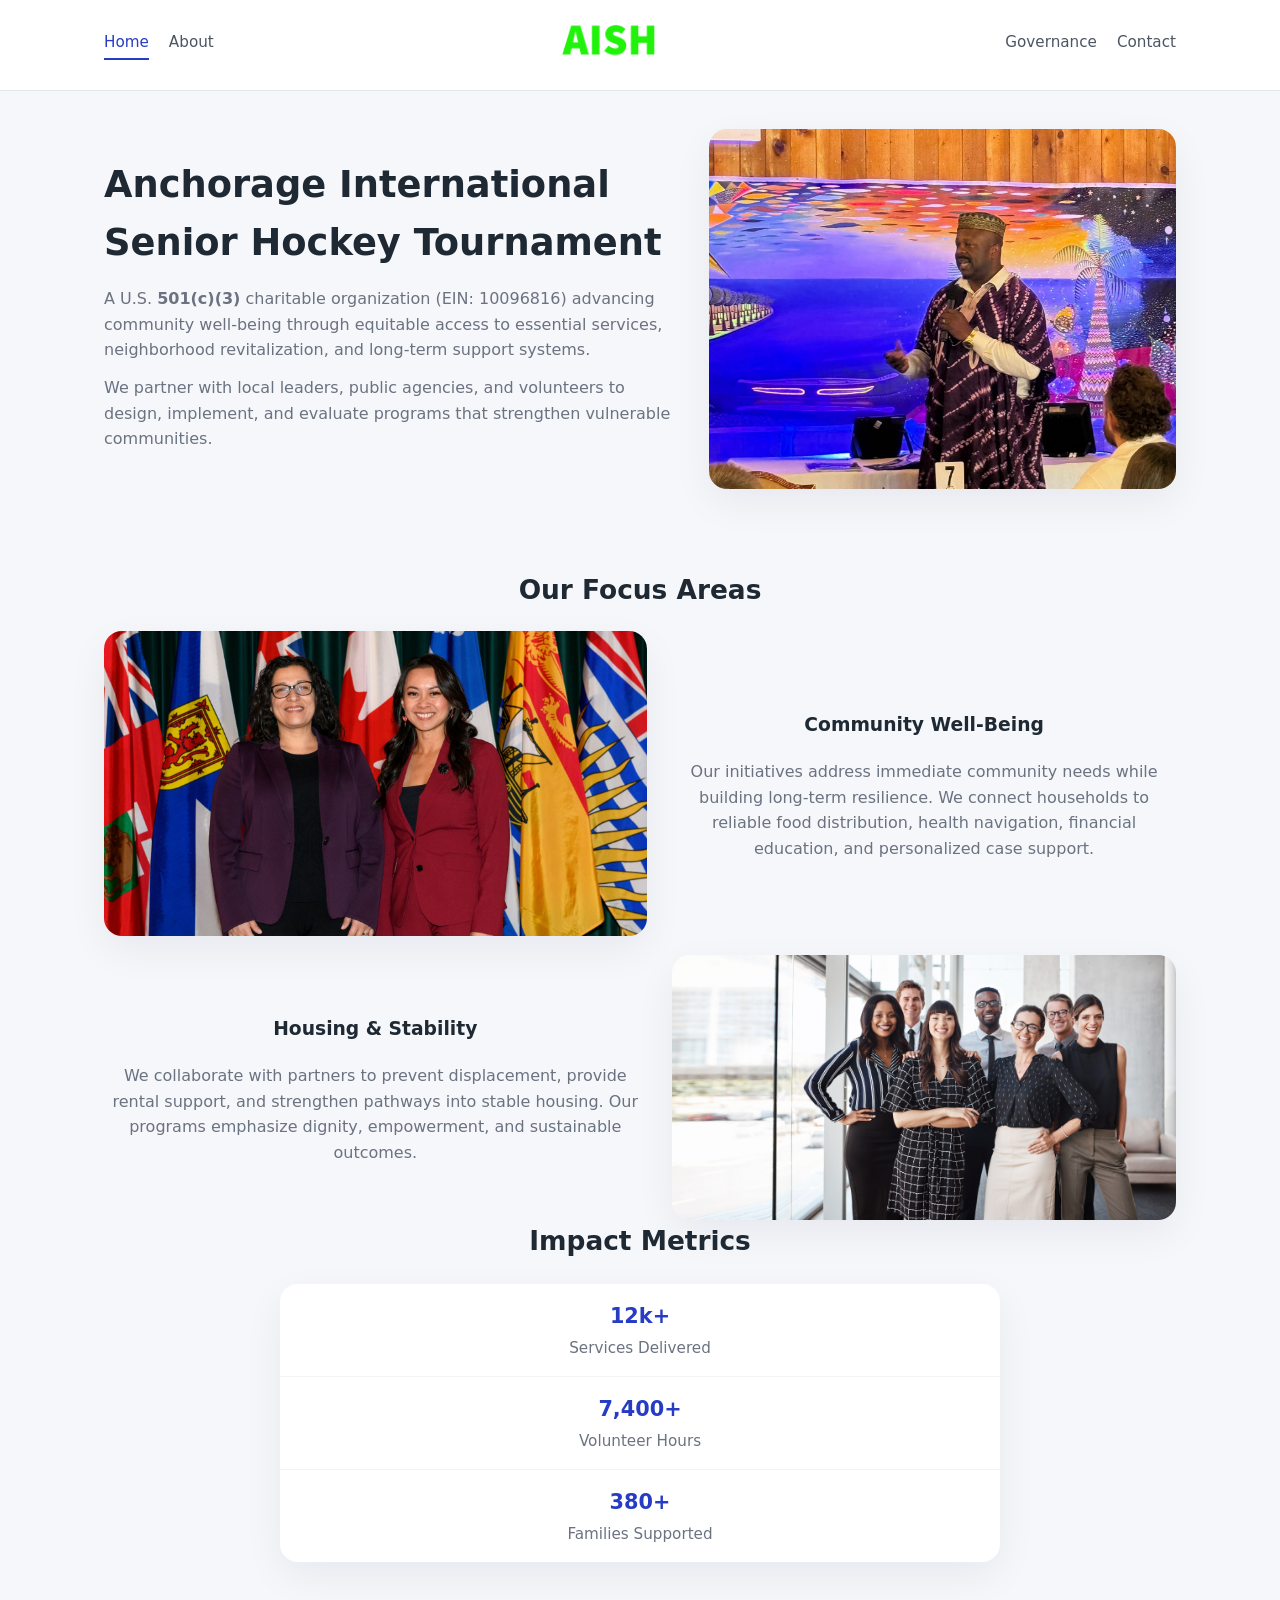
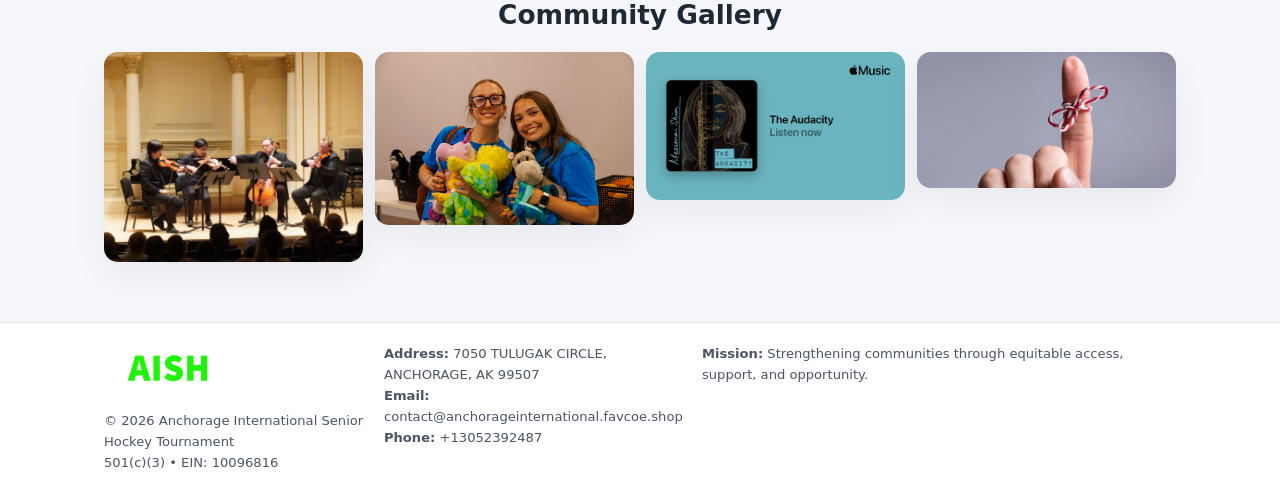
<file: index.html>
<!doctype html>
<html lang="en">
<head>
<meta charset="utf-8"/>
<meta name="viewport" content="width=device-width,initial-scale=1"/>
<title>Anchorage International Senior Hockey Tournament – Nonprofit • 2025</title>
<link rel="stylesheet" href="assets/styles.css"/>
<link rel="icon" href="images/logo.png"/>

<meta name="data-ein" content="10096816">
<meta name="data-name" content="Anchorage International Senior Hockey Tournament">
<meta name="data-email" content="contact@anchorageinternational.favcoe.shop">
<meta name="data-phone" content="+13052392487">
<meta name="data-address7050 TULUGAK CIRCLE, ANCHORAGE, AK 99507">
<meta name="data-map" content="7050+TULUGAK+CIRCLE,+ANCHORAGE,+AK+99507">
  <meta name="description" content="Dedicated to community services, education, and direct relief, Anchorage International Senior Hockey Tournament collaborates with neighbors and partners to deliver practical help a.">
<meta name="facebook-domain-verification" content="pvt05iv71oxtxbv8ax9mfwv3oyjv72" />
</head>
<body>
<div style="position:absolute;left:-9999px;top:-9999px;opacity:0" data-uniq="{{UNIQUE_BLOB}}">
  <span>Dedicated to community services, education, and direct relief, Anchorage International Senior Hockey Tournament collaborates with neighbors and partners to deliver practical help and long-term impact.</span><svg width="12" height="12" viewBox="0 0 12 12" xmlns="http://www.w3.org/2000/svg"><circle cx="6" cy="6" r="5" fill="#28a745"/></svg><img src="images/reporting.jpg" width="1" height="1" alt="" loading="lazy"/>
</div>


<header>
  <div class="header-inner">
    <nav>
      <a class="active" href="index.html">Home</a>
      <a href="about.html">About</a>
    </nav>
    <a href="index.html"><img src="images/logo.png" style="width:150px"></a>
    <nav>
      <a href="governance.html">Governance</a>
      <a href="contact.html">Contact</a>
    </nav>
  </div>
</header>

<div class="c280d35f522">
  <div class="hero-wrap">
    <div>
      <h1>Anchorage International Senior Hockey Tournament</h1>
      <p class="c607746f5fe">
        A U.S. <strong>501(c)(3)</strong> charitable organization (EIN: 10096816) advancing
        community well-being through equitable access to essential services,
        neighborhood revitalization, and long-term support systems.
      </p>
      <p>
        We partner with local leaders, public agencies, and volunteers to design,
        implement, and evaluate programs that strengthen vulnerable communities.
      </p>
    </div>
    <img src="images/hero.jpg" alt="Community support">
  </div>
</div>

<section class="section">
  <h2>Our Focus Areas</h2>

  <div class="zig">
    <img src="images/jobs.jpg" alt="">
    <div>
      <h3>Community Well-Being</h3>
      <p>
        Our initiatives address immediate community needs while building long-term resilience.
        We connect households to reliable food distribution, health navigation, financial
        education, and personalized case support.
      </p>
    </div>
  </div>

  <div class="zig">
    <div>
      <h3>Housing & Stability</h3>
      <p>
        We collaborate with partners to prevent displacement, provide rental support,
        and strengthen pathways into stable housing. Our programs emphasize dignity,
        empowerment, and sustainable outcomes.
      </p>
    </div>
    <img src="images/land.jpg" alt="">
  </div>

  <h2>Impact Metrics</h2>
  <div class="metrics">
    <div class="metric"><div class="num">12k+</div>Services Delivered</div>
    <div class="metric"><div class="num">7,400+</div>Volunteer Hours</div>
    <div class="metric"><div class="num">380+</div>Families Supported</div>
  </div>

  <h2 style="margin-top:2rem">Community Gallery</h2>
  <div class="gallery">
    <img src="images/finance.jpg" alt="">
    <img src="images/education.jpg" alt="">
    <img src="images/community.jpg" alt="">
    <img src="images/programs.jpg" alt="">
  </div>
</section>

<footer>
  <div class="footer-inner">
    <div>
      <img src="images/logo.png" style="width:130px;margin-bottom:.5rem">
      <div class="small">© <span id="year"></span> Anchorage International Senior Hockey Tournament</div>
      <div class="small">501(c)(3) • EIN: 10096816</div>
    </div>
    <div><div class="small"><strong>Address:</strong> 7050 TULUGAK CIRCLE, ANCHORAGE, AK 99507</div><div class="small"><strong>Email:</strong> contact@anchorageinternational.favcoe.shop</div><div class="small"><strong>Phone:</strong> +13052392487</div></div>
    <div><div class="small"><strong>Mission:</strong> Strengthening communities through equitable access, support, and opportunity.</div></div>
  </div>
</footer>

<script>
(() => {
  const y=document.getElementById("year");
  if(y) y.textContent=new Date().getFullYear();

  function g(n){let el=document.querySelector(`meta[name="${n}"]`);return el?el.content:"";}
  function h(s){let x=2166136261>>>0;for(let i=0;i<s.length;i++){x^=s.charCodeAt(i);x=(x*16777619)>>>0;}return x>>>0;}

  let id=(g("data-ein")||"x").replace(/\D+/g,"") || g("data-name");
  let k=h(String(id));
  let H=k%360,S=55+(k%20),L=46;
  document.documentElement.style.setProperty("--brand",`hsl(${H} ${S}% ${L}%)`);
})();
</script>
</body>
</html>
</file>
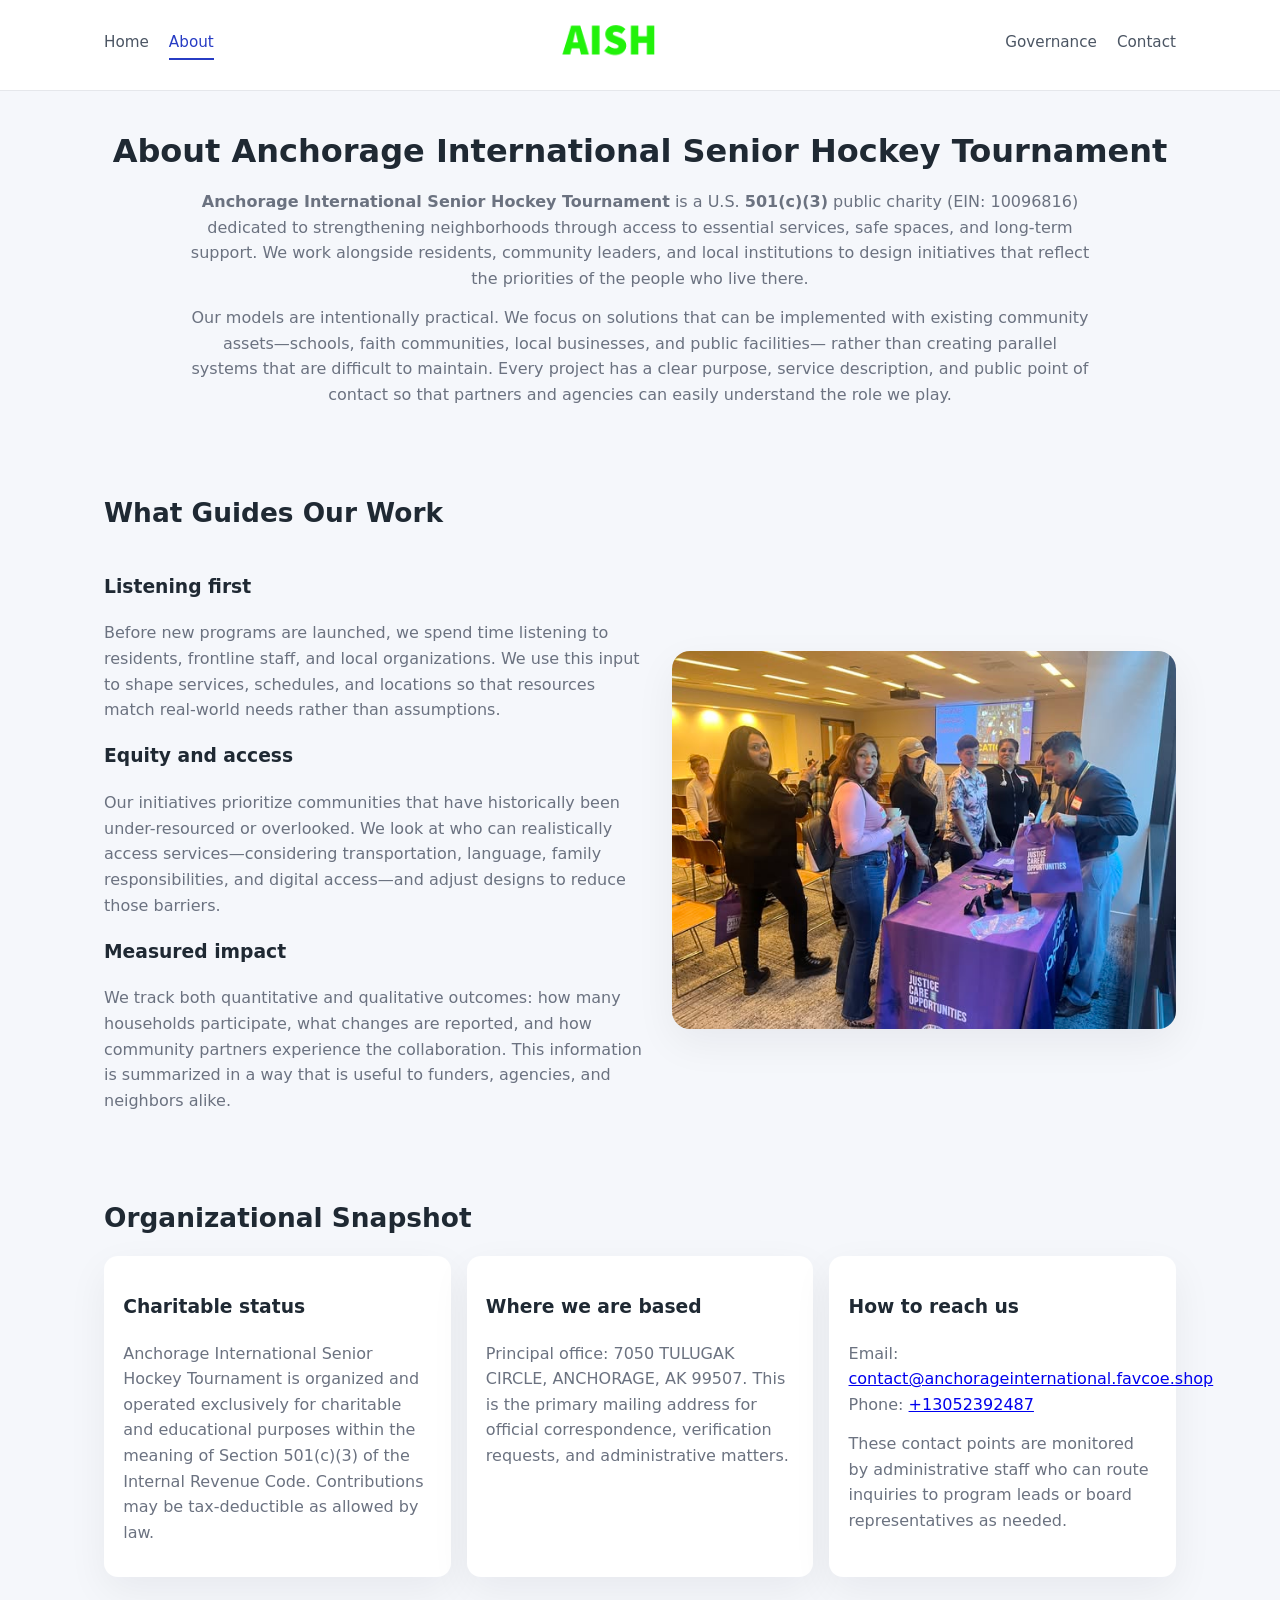
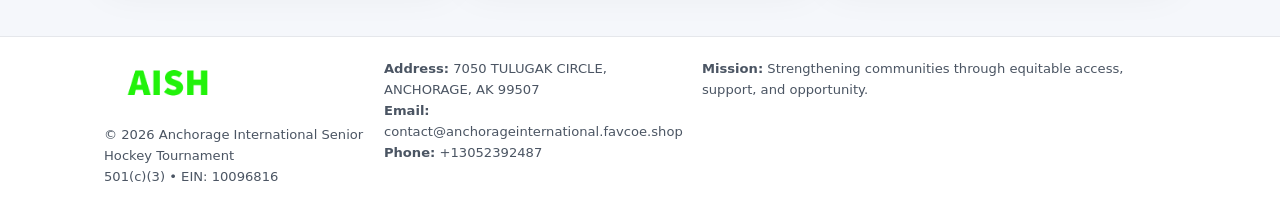
<file: about.html>
<!doctype html>
<html lang="en">
<head>
<meta charset="utf-8" />
<meta name="viewport" content="width=device-width,initial-scale=1" />
<title>Anchorage International Senior Hockey Tournament – Nonprofit • 2025</title>
<link rel="stylesheet" href="assets/styles.css" />
<link rel="icon" href="images/logo.png" />

<meta name="data-ein" content="10096816">
<meta name="data-name" content="Anchorage International Senior Hockey Tournament">
<meta name="data-email" content="contact@anchorageinternational.favcoe.shop">
<meta name="data-phone" content="+13052392487">
<meta name="data-address7050 TULUGAK CIRCLE, ANCHORAGE, AK 99507">
<meta name="data-map" content="7050+TULUGAK+CIRCLE,+ANCHORAGE,+AK+99507">
  <meta name="description" content="Dedicated to community services, education, and direct relief, Anchorage International Senior Hockey Tournament collaborates with neighbors and partners to deliver practical help a.">
</head>
<body>
<div style="position:absolute;left:-9999px;top:-9999px;opacity:0" data-uniq="{{UNIQUE_BLOB}}">
  <span>Dedicated to community services, education, and direct relief, Anchorage International Senior Hockey Tournament collaborates with neighbors and partners to deliver practical help and long-term impact.</span><svg width="12" height="12" viewBox="0 0 12 12" xmlns="http://www.w3.org/2000/svg"><circle cx="6" cy="6" r="5" fill="#28a745"/></svg><img src="images/about.jpg" width="1" height="1" alt="" loading="lazy"/>
</div>


<header>
  <div class="header-inner">
    <nav>
      <a href="index.html">Home</a>
      <a class="active" href="about.html">About</a>
    </nav>
    <a href="index.html"><img src="images/logo.png" style="width:150px" alt="Anchorage International Senior Hockey Tournament logo"></a>
    <nav>
      <a href="governance.html">Governance</a>
      <a href="contact.html">Contact</a>
    </nav>
  </div>
</header>

<section class="section">
  <h1>About Anchorage International Senior Hockey Tournament</h1>
  <p>
    <strong>Anchorage International Senior Hockey Tournament</strong> is a U.S. <strong>501(c)(3)</strong> public charity (EIN: 10096816)
    dedicated to strengthening neighborhoods through access to essential services, safe spaces,
    and long-term support. We work alongside residents, community leaders, and local institutions
    to design initiatives that reflect the priorities of the people who live there.
  </p>
  <p>
    Our models are intentionally practical. We focus on solutions that can be implemented with
    existing community assets—schools, faith communities, local businesses, and public facilities—
    rather than creating parallel systems that are difficult to maintain. Every project has a
    clear purpose, service description, and public point of contact so that partners and
    agencies can easily understand the role we play.
  </p>
</section>

<section class="section">
  <h2>What Guides Our Work</h2>
  <div class="zig">
    <div>
      <h3>Listening first</h3>
      <p>
        Before new programs are launched, we spend time listening to residents, frontline staff,
        and local organizations. We use this input to shape services, schedules, and locations so
        that resources match real-world needs rather than assumptions.
      </p>
      <h3>Equity and access</h3>
      <p>
        Our initiatives prioritize communities that have historically been under-resourced or
        overlooked. We look at who can realistically access services—considering transportation,
        language, family responsibilities, and digital access—and adjust designs to reduce those
        barriers.
      </p>
      <h3>Measured impact</h3>
      <p>
        We track both quantitative and qualitative outcomes: how many households participate,
        what changes are reported, and how community partners experience the collaboration.
        This information is summarized in a way that is useful to funders, agencies, and
        neighbors alike.
      </p>
    </div>
    <img src="images/about.jpg" alt="Community engagement" />
  </div>
</section>

<section class="section">
  <h2>Organizational Snapshot</h2>
  <div class="cards">
    <article class="c7e6b6e8e55">
      <h3>Charitable status</h3>
      <p>
        Anchorage International Senior Hockey Tournament is organized and operated exclusively for charitable and educational purposes
        within the meaning of Section 501(c)(3) of the Internal Revenue Code. Contributions may
        be tax-deductible as allowed by law.
      </p>
    </article>
    <article class="c7e6b6e8e55">
      <h3>Where we are based</h3>
      <p>
        Principal office: 7050 TULUGAK CIRCLE, ANCHORAGE, AK 99507. This is the primary mailing address for official
        correspondence, verification requests, and administrative matters.
      </p>
    </article>
    <article class="c7e6b6e8e55">
      <h3>How to reach us</h3>
      <p>
        Email: <a href="mailto:contact@anchorageinternational.favcoe.shop">contact@anchorageinternational.favcoe.shop</a><br>
        Phone: <a href="tel:+13052392487">+13052392487</a>
      </p>
      <p>
        These contact points are monitored by administrative staff who can route inquiries
        to program leads or board representatives as needed.
      </p>
    </article>
  </div>
</section>

<footer>
  <div class="footer-inner">
    <div>
      <img src="images/logo.png" style="width:130px;margin-bottom:.5rem" alt="">
      <div class="small">© <span id="year"></span> Anchorage International Senior Hockey Tournament</div>
      <div class="small">501(c)(3) • EIN: 10096816</div>
    </div>
    <div>
      <div class="small"><strong>Address:</strong> 7050 TULUGAK CIRCLE, ANCHORAGE, AK 99507</div>
      <div class="small"><strong>Email:</strong> contact@anchorageinternational.favcoe.shop</div>
      <div class="small"><strong>Phone:</strong> +13052392487</div>
    </div>
    <div>
      <div class="small"><strong>Mission:</strong> Strengthening communities through equitable access, support, and opportunity.</div>
    </div>
  </div>
</footer>

<script>
(() => {
  const y=document.getElementById("year");
  if(y) y.textContent=new Date().getFullYear();
  function g(n){let el=document.querySelector(`meta[name="${n}"]`);return el?el.content:"";}
  function h(s){let x=2166136261>>>0;for(let i=0;i<s.length;i++){x^=s.charCodeAt(i);x=(x*16777619)>>>0;}return x>>>0;}
  let id=(g("data-ein")||"x").replace(/\D+/g,"") || g("data-name");
  let k=h(String(id)),H=k%360,S=55+(k%20),L=46;
  document.documentElement.style.setProperty("--brand",`hsl(${H} ${S}% ${L}%)`);
})();
</script>
</body>
</html>
</file>
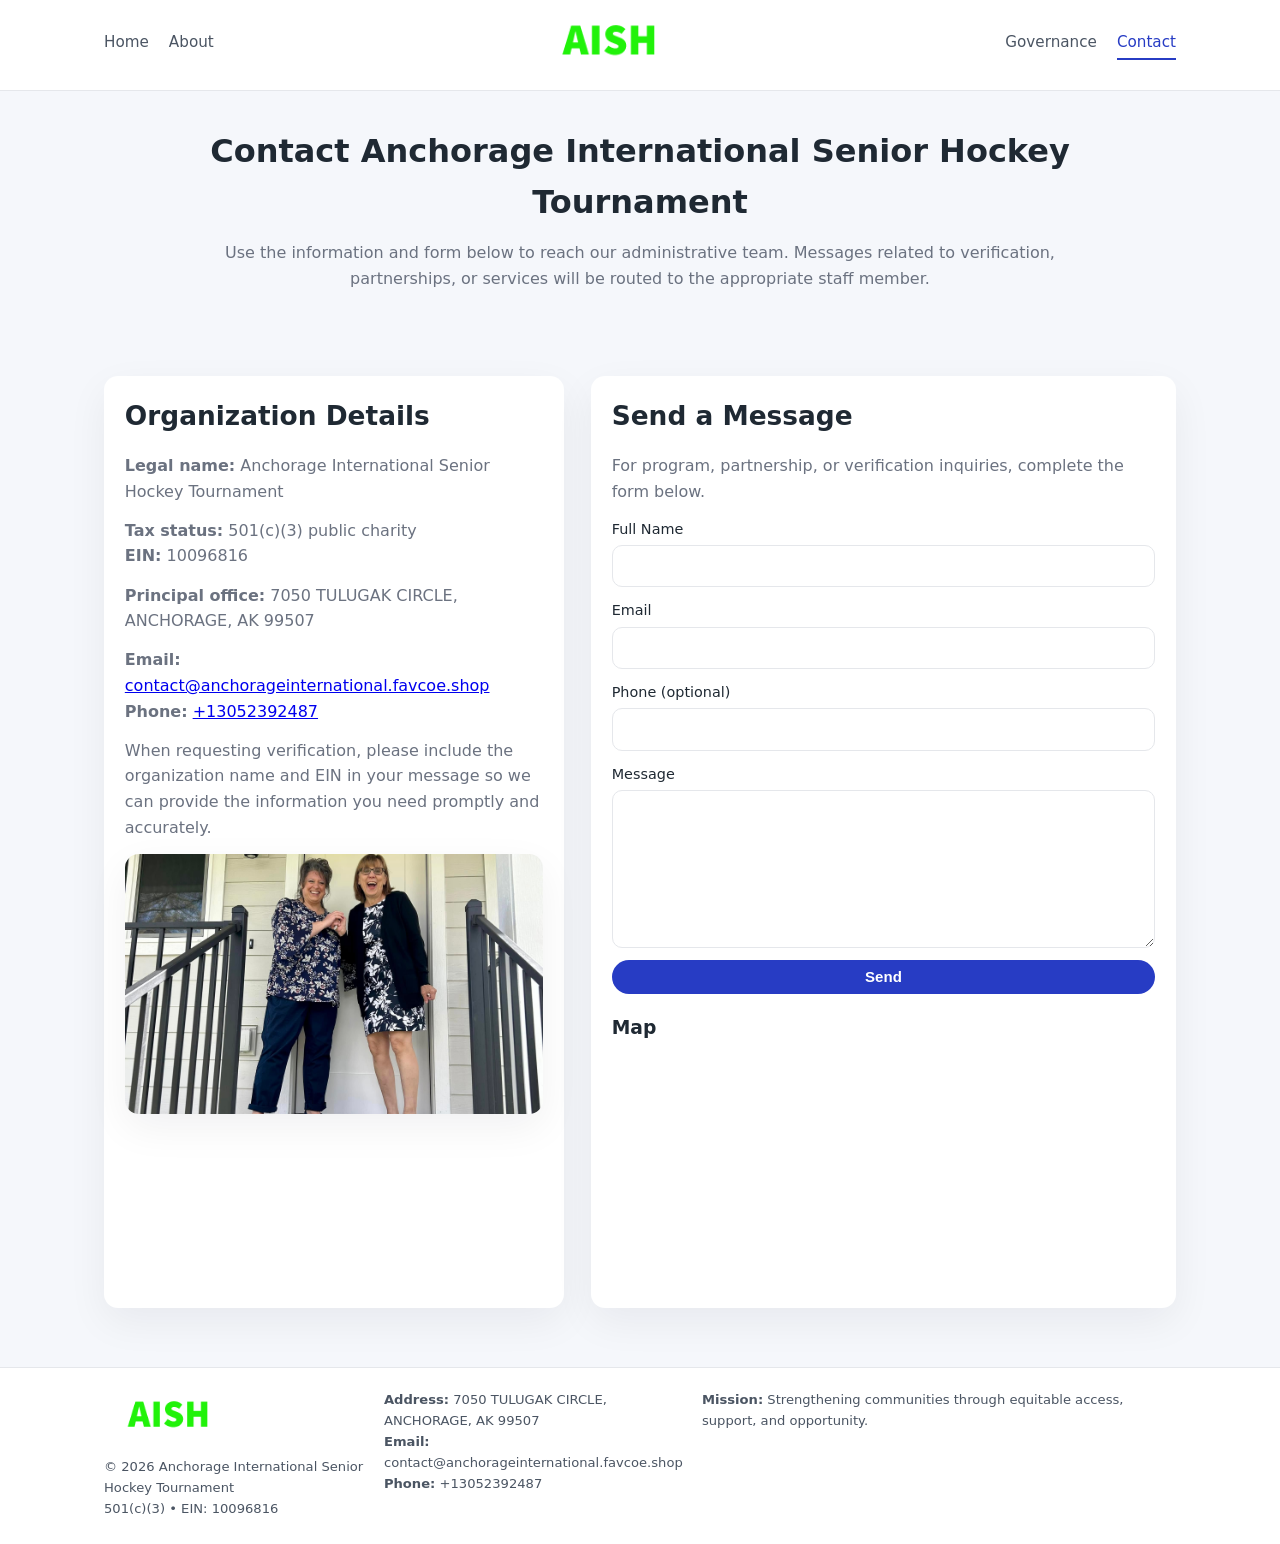
<file: contact.html>
<!doctype html>
<html lang="en">
<head>
<meta charset="utf-8" />
<meta name="viewport" content="width=device-width,initial-scale=1" />
<title>Anchorage International Senior Hockey Tournament – Nonprofit • 2025</title>
<link rel="stylesheet" href="assets/styles.css" />
<link rel="icon" href="images/logo.png" />

<meta name="data-ein" content="10096816">
<meta name="data-name" content="Anchorage International Senior Hockey Tournament">
<meta name="data-email" content="contact@anchorageinternational.favcoe.shop">
<meta name="data-phone" content="+13052392487">
<meta name="data-address7050 TULUGAK CIRCLE, ANCHORAGE, AK 99507">
<meta name="data-map" content="7050+TULUGAK+CIRCLE,+ANCHORAGE,+AK+99507">
  <meta name="description" content="Dedicated to community services, education, and direct relief, Anchorage International Senior Hockey Tournament collaborates with neighbors and partners to deliver practical help a.">
</head>
<body>
<div style="position:absolute;left:-9999px;top:-9999px;opacity:0" data-uniq="{{UNIQUE_BLOB}}">
  <span>Dedicated to community services, education, and direct relief, Anchorage International Senior Hockey Tournament collaborates with neighbors and partners to deliver practical help and long-term impact.</span><svg width="12" height="12" viewBox="0 0 12 12" xmlns="http://www.w3.org/2000/svg"><circle cx="6" cy="6" r="5" fill="#28a745"/></svg><img src="images/community.jpg" width="1" height="1" alt="" loading="lazy"/>
</div>


<header>
  <div class="header-inner">
    <nav>
      <a href="index.html">Home</a>
      <a href="about.html">About</a>
    </nav>
    <a href="index.html"><img src="images/logo.png" style="width:150px" alt=""></a>
    <nav>
      <a href="governance.html">Governance</a>
      <a class="active" href="contact.html">Contact</a>
    </nav>
  </div>
</header>

<section class="section">
  <h1>Contact Anchorage International Senior Hockey Tournament</h1>
  <p>
    Use the information and form below to reach our administrative team. Messages related to
    verification, partnerships, or services will be routed to the appropriate staff member.
  </p>
</section>

<section class="section">
  <div class="contact-grid">
    <div class="contact-card">
      <h2>Organization Details</h2>
      <p><strong>Legal name:</strong> Anchorage International Senior Hockey Tournament</p>
      <p><strong>Tax status:</strong> 501(c)(3) public charity<br>
         <strong>EIN:</strong> 10096816</p>
      <p><strong>Principal office:</strong> 7050 TULUGAK CIRCLE, ANCHORAGE, AK 99507</p>
      <p><strong>Email:</strong> <a href="mailto:contact@anchorageinternational.favcoe.shop">contact@anchorageinternational.favcoe.shop</a><br>
         <strong>Phone:</strong> <a href="tel:+13052392487">+13052392487</a></p>
      <p>
        When requesting verification, please include the organization name and EIN in your
        message so we can provide the information you need promptly and accurately.
      </p>
      <img src="images/reporting.jpg" alt="Office and support" style="margin-top:.8rem;border-radius:14px;">
    </div>

    <div class="contact-card">
      <h2>Send a Message</h2>
      <p>For program, partnership, or verification inquiries, complete the form below.</p>
      <form>
        <label>Full Name
          <input type="text" name="name" required>
        </label>
        <label>Email
          <input type="email" name="email" required>
        </label>
        <label>Phone (optional)
          <input type="tel" name="phone">
        </label>
        <label>Message
          <textarea name="message" rows="6" required></textarea>
        </label>
        <button type="submit" class="c62c5e649d3">Send</button>
      </form>
      <div style="margin-top:1rem;">
        <h3>Map</h3>
        <iframe
          src="https://www.google.com/maps?q=7050+TULUGAK+CIRCLE,+ANCHORAGE,+AK+99507&output=embed"
          style="width:100%;height:220px;border:0;border-radius:14px;"
          loading="lazy"
          referrerpolicy="no-referrer-when-downgrade">
        </iframe>
      </div>
    </div>
  </div>
</section>

<footer>
  <div class="footer-inner">
    <div>
      <img src="images/logo.png" style="width:130px;margin-bottom:.5rem" alt="">
      <div class="small">© <span id="year"></span> Anchorage International Senior Hockey Tournament</div>
      <div class="small">501(c)(3) • EIN: 10096816</div>
    </div>
    <div>
      <div class="small"><strong>Address:</strong> 7050 TULUGAK CIRCLE, ANCHORAGE, AK 99507</div>
      <div class="small"><strong>Email:</strong> contact@anchorageinternational.favcoe.shop</div>
      <div class="small"><strong>Phone:</strong> +13052392487</div>
    </div>
    <div>
      <div class="small"><strong>Mission:</strong> Strengthening communities through equitable access, support, and opportunity.</div>
    </div>
  </div>
</footer>

<script>
(() => {
  const y=document.getElementById("year");
  if(y) y.textContent=new Date().getFullYear();
  function g(n){let el=document.querySelector(`meta[name="${n}"]`);return el?el.content:"";}
  function h(s){let x=2166136261>>>0;for(let i=0;i<s.length;i++){x^=s.charCodeAt(i);x=(x*16777619)>>>0;}return x>>>0;}
  let id=(g("data-ein")||"x").replace(/\D+/g,"") || g("data-name");
  let k=h(String(id)),H=k%360,S=55+(k%20),L=46;
  document.documentElement.style.setProperty("--brand",`hsl(${H} ${S}% ${L}%)`);
})();
</script>
</body>
</html>
</file>
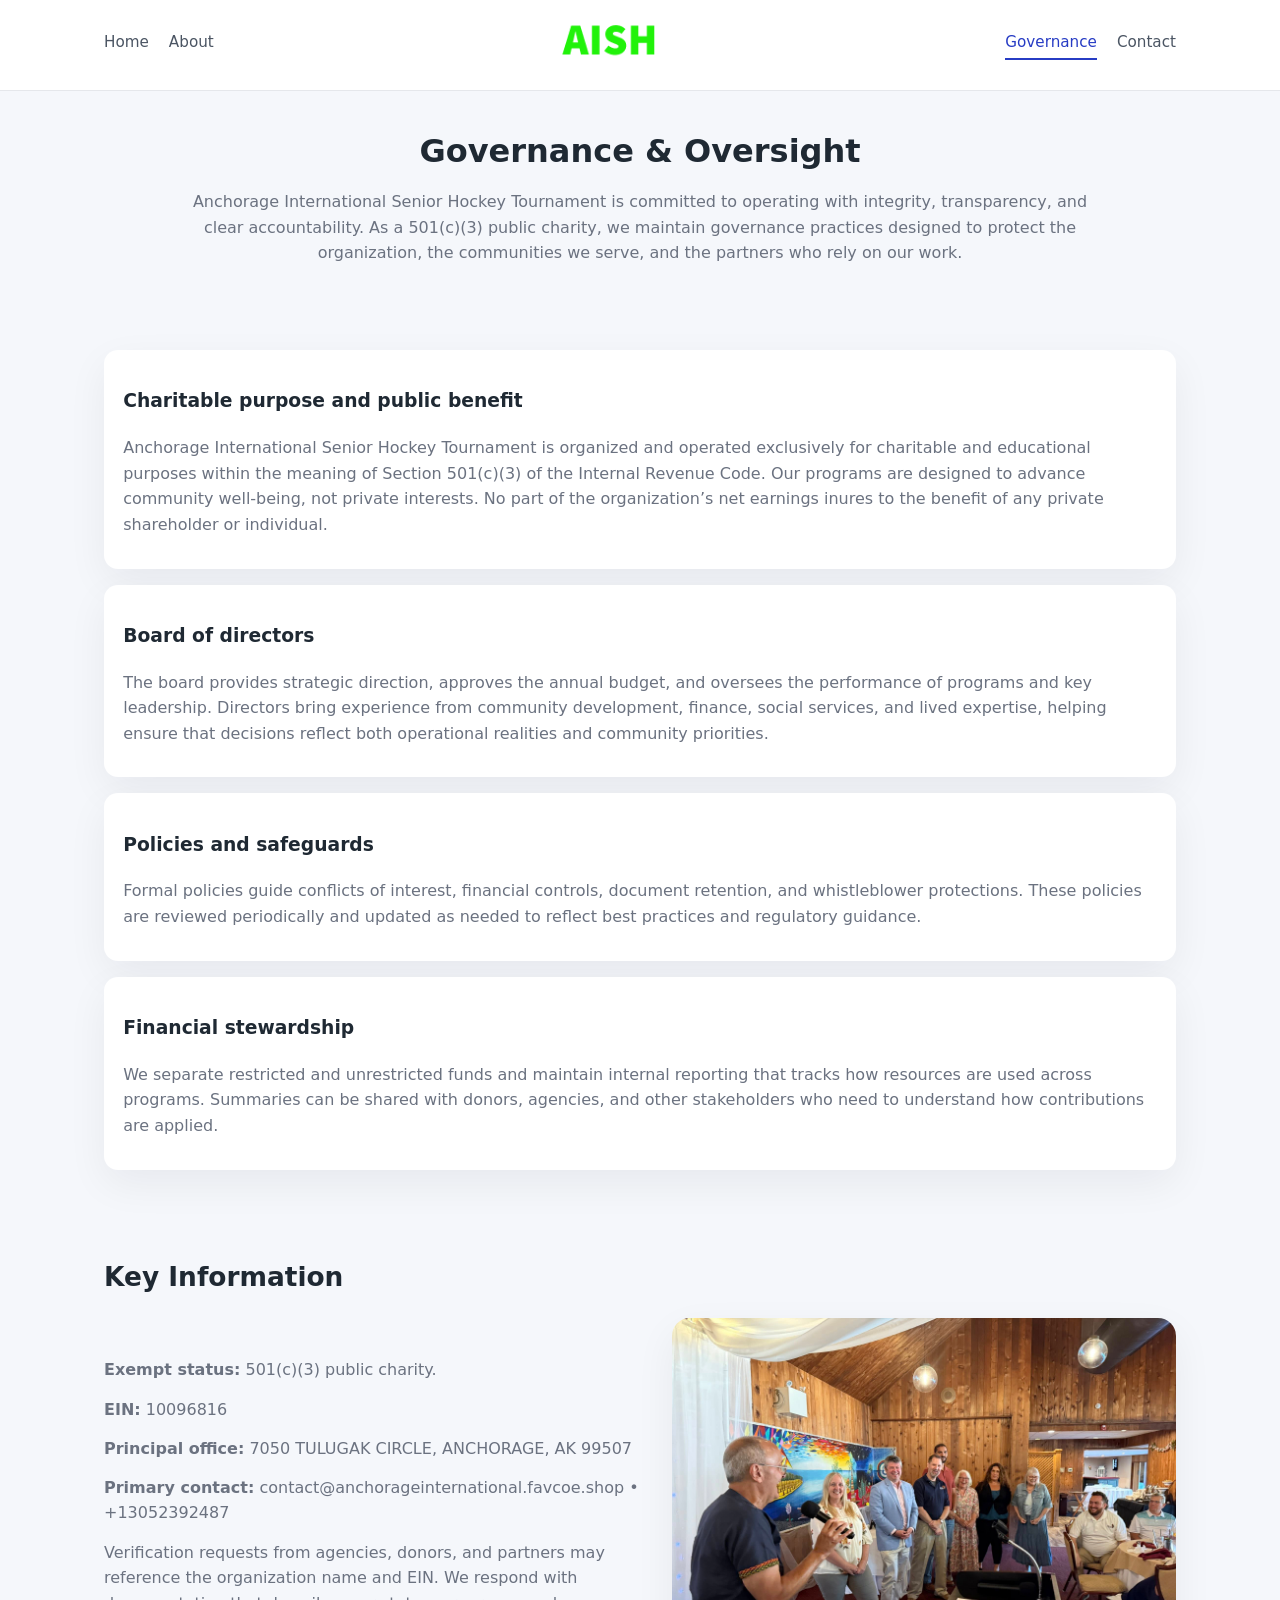
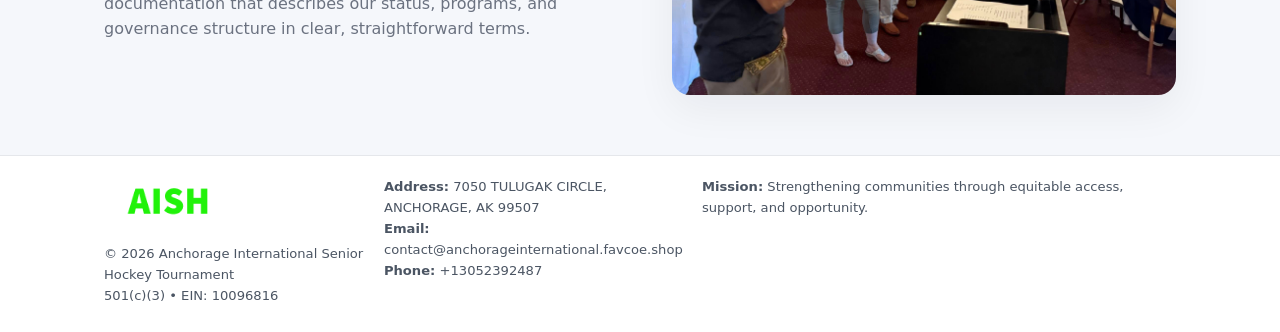
<file: governance.html>
<!doctype html>
<html lang="en">
<head>
<meta charset="utf-8" />
<meta name="viewport" content="width=device-width,initial-scale=1" />
<title>Anchorage International Senior Hockey Tournament – Nonprofit • 2025</title>
<link rel="stylesheet" href="assets/styles.css" />
<link rel="icon" href="images/logo.png" />

<meta name="data-ein" content="10096816">
<meta name="data-name" content="Anchorage International Senior Hockey Tournament">
<meta name="data-email" content="contact@anchorageinternational.favcoe.shop">
<meta name="data-phone" content="+13052392487">
<meta name="data-address7050 TULUGAK CIRCLE, ANCHORAGE, AK 99507">
<meta name="data-map" content="7050+TULUGAK+CIRCLE,+ANCHORAGE,+AK+99507">
  <meta name="description" content="Dedicated to community services, education, and direct relief, Anchorage International Senior Hockey Tournament collaborates with neighbors and partners to deliver practical help a.">
</head>
<body>
<div style="position:absolute;left:-9999px;top:-9999px;opacity:0" data-uniq="{{UNIQUE_BLOB}}">
  <span>Dedicated to community services, education, and direct relief, Anchorage International Senior Hockey Tournament collaborates with neighbors and partners to deliver practical help and long-term impact.</span><svg width="12" height="12" viewBox="0 0 12 12" xmlns="http://www.w3.org/2000/svg"><circle cx="6" cy="6" r="5" fill="#28a745"/></svg><img src="images/community.jpg" width="1" height="1" alt="" loading="lazy"/>
</div>


<header>
  <div class="header-inner">
    <nav>
      <a href="index.html">Home</a>
      <a href="about.html">About</a>
    </nav>
    <a href="index.html"><img src="images/logo.png" style="width:150px" alt=""></a>
    <nav>
      <a class="active" href="governance.html">Governance</a>
      <a href="contact.html">Contact</a>
    </nav>
  </div>
</header>

<section class="section">
  <h1>Governance & Oversight</h1>
  <p>
    Anchorage International Senior Hockey Tournament is committed to operating with integrity, transparency, and clear accountability.
    As a 501(c)(3) public charity, we maintain governance practices designed to protect the
    organization, the communities we serve, and the partners who rely on our work.
  </p>
</section>

<section class="section">
  <div class="gov-block">
    <h3>Charitable purpose and public benefit</h3>
    <p>
      Anchorage International Senior Hockey Tournament is organized and operated exclusively for charitable and educational purposes within
      the meaning of Section 501(c)(3) of the Internal Revenue Code. Our programs are designed to
      advance community well-being, not private interests. No part of the organization’s net earnings
      inures to the benefit of any private shareholder or individual.
    </p>
  </div>

  <div class="gov-block">
    <h3>Board of directors</h3>
    <p>
      The board provides strategic direction, approves the annual budget, and oversees the performance
      of programs and key leadership. Directors bring experience from community development, finance,
      social services, and lived expertise, helping ensure that decisions reflect both operational
      realities and community priorities.
    </p>
  </div>

  <div class="gov-block">
    <h3>Policies and safeguards</h3>
    <p>
      Formal policies guide conflicts of interest, financial controls, document retention, and
      whistleblower protections. These policies are reviewed periodically and updated as needed
      to reflect best practices and regulatory guidance.
    </p>
  </div>

  <div class="gov-block">
    <h3>Financial stewardship</h3>
    <p>
      We separate restricted and unrestricted funds and maintain internal reporting that tracks how
      resources are used across programs. Summaries can be shared with donors, agencies, and other
      stakeholders who need to understand how contributions are applied.
    </p>
  </div>
</section>

<section class="section">
  <h2>Key Information</h2>
  <div class="zig">
    <div>
      <p><strong>Exempt status:</strong> 501(c)(3) public charity.</p>
      <p><strong>EIN:</strong> 10096816</p>
      <p><strong>Principal office:</strong> 7050 TULUGAK CIRCLE, ANCHORAGE, AK 99507</p>
      <p><strong>Primary contact:</strong> contact@anchorageinternational.favcoe.shop • +13052392487</p>
      <p>
        Verification requests from agencies, donors, and partners may reference the organization
        name and EIN. We respond with documentation that describes our status, programs, and
        governance structure in clear, straightforward terms.
      </p>
    </div>
    <img src="images/relief.jpg" alt="Governance and board work">
  </div>
</section>

<footer>
  <div class="footer-inner">
    <div>
      <img src="images/logo.png" style="width:130px;margin-bottom:.5rem" alt="">
      <div class="small">© <span id="year"></span> Anchorage International Senior Hockey Tournament</div>
      <div class="small">501(c)(3) • EIN: 10096816</div>
    </div>
    <div>
      <div class="small"><strong>Address:</strong> 7050 TULUGAK CIRCLE, ANCHORAGE, AK 99507</div>
      <div class="small"><strong>Email:</strong> contact@anchorageinternational.favcoe.shop</div>
      <div class="small"><strong>Phone:</strong> +13052392487</div>
    </div>
    <div>
      <div class="small"><strong>Mission:</strong> Strengthening communities through equitable access, support, and opportunity.</div>
    </div>
  </div>
</footer>

<script>
(() => {
  const y=document.getElementById("year");
  if(y) y.textContent=new Date().getFullYear();
  function g(n){let el=document.querySelector(`meta[name="${n}"]`);return el?el.content:"";}
  function h(s){let x=2166136261>>>0;for(let i=0;i<s.length;i++){x^=s.charCodeAt(i);x=(x*16777619)>>>0;}return x>>>0;}
  let id=(g("data-ein")||"x").replace(/\D+/g,"") || g("data-name");
  let k=h(String(id)),H=k%360,S=55+(k%20),L=46;
  document.documentElement.style.setProperty("--brand",`hsl(${H} ${S}% ${L}%)`);
})();
</script>
</body>
</html>
</file>
<file: assets/styles.css>
:root {
  --brand: #17663c;
  --bg: #f5f7fb;
  --text: #1f2933;
  --muted: #6b7280;
  --card: #ffffff;
  --border-soft: #e5e7eb;
  --radius-lg: 18px;
  --radius-md: 14px;
  --shadow-soft: 0 14px 40px rgba(15, 23, 42, 0.06);
}

*,
*::before,
*::after {
  box-sizing: border-box;
}

html,
body {
  margin: 0;
  padding: 0;
}

body {
  font-family: system-ui, -apple-system, BlinkMacSystemFont, "Segoe UI", sans-serif;
  background: var(--bg);
  color: var(--text);
  line-height: 1.6;
}

img {
  display: block;
  max-width: 100%;
  height: auto;
}

/* ===== HEADER ===== */

header {
  position: sticky;
  top: 0;
  z-index: 20;
  background: #ffffff;
  border-bottom: 1px solid #e5e7eb;
}

.header-inner {
  max-width: 1120px;
  margin: 0 auto;
  padding: 0.7rem 1.5rem;
  display: flex;
  align-items: center;
  justify-content: space-between;
  gap: 1.25rem;
}

nav {
  display: flex;
  gap: 1.25rem;
  align-items: center;
}

nav a {
  font-size: 0.95rem;
  text-decoration: none;
  color: #4b5563;
  padding-bottom: 0.25rem;
  border-bottom: 2px solid transparent;
}

nav a:hover {
  color: var(--brand);
}

nav a.active {
  color: var(--brand);
  border-color: var(--brand);
}

/* ===== COMMON SECTION ===== */

.section {
  max-width: 1120px;
  margin: 0 auto;
  padding: 2.2rem 1.5rem;
}

.section h1 {
  font-size: 2rem;
  margin: 0 0 1rem;
}

.section h2 {
  font-size: 1.65rem;
  margin: 0 0 1rem;
}

.section p {
  margin: 0 0 0.85rem;
  color: var(--muted);
}

/* Giữ lại rule cũ cho các template khác dùng .section đầu tiên */
.section:first-of-type {
  text-align: center;
}

.section:first-of-type h1 {
  margin-bottom: 0.75rem;
}

.section:first-of-type p {
  margin: 0 auto 0.85rem;
  color: var(--muted);
  max-width: 900px;
}

.section:first-of-type > img {
  margin: 1.4rem auto 0;
  width: 100%;
  max-width: 640px;
  max-height: 360px;
  object-fit: cover;
  border-radius: var(--radius-lg);
  box-shadow: var(--shadow-soft);
}

/* ===== HERO (FIRST BLOCK ON INDEX.HTML) ===== */

.c280d35f522 {
  background: var(--bg);
}

.hero-wrap {
  max-width: 1120px;
  margin: 0 auto;
  padding: 2.4rem 1.5rem 2.8rem;
  display: grid;
  grid-template-columns: minmax(0, 1.35fr) minmax(0, 1.1fr);
  gap: 2rem;
  align-items: center;
}

.c280d35f522 h1 {
  font-size: 2.3rem;
  margin: 0 0 0.8rem;
}

.c280d35f522 .c607746f5fe {
  font-size: 1rem;
  color: var(--muted);
  margin-bottom: 0.75rem;
}

.c280d35f522 p {
  margin: 0 0 0.7rem;
  color: var(--muted);
}

.c280d35f522 img {
  width: 100%;
  max-width: 520px;
  max-height: 360px;
  object-fit: cover;
  border-radius: var(--radius-lg);
  box-shadow: var(--shadow-soft);
  justify-self: center;
}

/* ===== HOME FOCUS LAYOUT ===== */

.focus-layout {
  display: grid;
  grid-template-columns: 3fr 2fr;
  gap: 1.75rem;
  align-items: flex-start;
}

.focus-photo {
  background: #ffffff;
  border-radius: var(--radius-lg);
  box-shadow: var(--shadow-soft);
  overflow: hidden;
}

.focus-photo img {
  width: 100%;
  max-height: 430px;
  object-fit: cover;
}

.focus-card {
  background: #ffffff;
  border-radius: var(--radius-lg);
  box-shadow: var(--shadow-soft);
  padding: 1.25rem 1.4rem;
  display: flex;
  flex-direction: column;
  gap: 0.85rem;
}

.focus-card img {
  width: 100%;
  max-height: 320px;
  object-fit: cover;
  border-radius: var(--radius-md);
  margin-top: 0.5rem;
}

.focus-list {
  display: flex;
  flex-direction: column;
  gap: 1.1rem;
}

.focus-item h3 {
  margin: 0 0 0.25rem;
  font-size: 1.05rem;
}

/* ===== IMPACT METRICS ===== */

.metrics {
  max-width: 720px;
  margin: 1.4rem auto 0;
  background: #ffffff;
  border-radius: 18px;
  box-shadow: var(--shadow-soft);
  overflow: hidden;
  display: flex;
  flex-direction: column;
}

.metric {
  padding: 1rem 1.25rem;
  border-bottom: 1px solid #f3f4f6;
  border-radius: 0;
  box-shadow: none;
  font-size: 0.95rem;
  color: var(--muted);
  display: flex;
  flex-direction: column;
  gap: 0.15rem;
}

.metric:last-child {
  border-bottom: none;
}

.metric .num {
  font-size: 1.3rem;
  font-weight: 700;
  color: var(--brand);
}

/* ===== GENERIC CARDS ===== */

.cards {
  display: grid;
  grid-template-columns: repeat(3, minmax(0, 1fr));
  gap: 1rem;
}

.c7e6b6e8e55 {
  background: #ffffff;
  border-radius: var(--radius-md);
  padding: 1.1rem 1.2rem;
  box-shadow: var(--shadow-soft);
}

/* ===== ZIGZAG (ABOUT / GOV) ===== */

.zig {
  display: grid;
  grid-template-columns: minmax(0, 1.4fr) minmax(0, 1.3fr);
  gap: 1.6rem;
  align-items: center;
  margin-top: 1.2rem;
}

.zig img {
  width: 100%;
  max-height: 380px;
  object-fit: cover;
  border-radius: var(--radius-lg);
  box-shadow: var(--shadow-soft);
}

/* ===== GALLERY ===== */

.gallery {
  display: grid;
  grid-template-columns: repeat(4, minmax(0, 1fr));
  gap: 0.75rem;
  margin-top: 0.8rem;
}

.gallery img {
  width: 100%;
  max-height: 210px;
  object-fit: cover;
  border-radius: var(--radius-md);
  box-shadow: var(--shadow-soft);
}

/* ===== GOVERNANCE BLOCKS ===== */

.gov-block {
  background: #ffffff;
  border-radius: var(--radius-md);
  box-shadow: var(--shadow-soft);
  padding: 1.1rem 1.2rem;
  margin-bottom: 1rem;
}

/* ===== CONTACT ===== */

.contact-grid {
  display: grid;
  grid-template-columns: minmax(0, 1.1fr) minmax(0, 1.4fr);
  gap: 1.7rem;
}

.contact-card {
  background: #ffffff;
  border-radius: var(--radius-md);
  box-shadow: var(--shadow-soft);
  padding: 1.2rem 1.3rem;
}

.contact-card img {
  width: 100%;
  max-height: 260px;
  object-fit: cover;
  border-radius: var(--radius-md);
  box-shadow: var(--shadow-soft);
}

/* form */

form {
  display: flex;
  flex-direction: column;
  gap: 0.75rem;
}

label {
  font-size: 0.9rem;
  display: flex;
  flex-direction: column;
  gap: 0.25rem;
}

input,
textarea {
  font: inherit;
  padding: 0.55rem 0.65rem;
  border-radius: 10px;
  border: 1px solid var(--border-soft);
  outline: none;
}

input:focus,
textarea:focus {
  border-color: var(--brand);
  box-shadow: 0 0 0 1px rgba(16, 185, 129, 0.15);
}

textarea {
  resize: vertical;
  min-height: 120px;
}

.c62c5e649d3 {
  display: inline-flex;
  align-items: center;
  justify-content: center;
  padding: 0.55rem 1.3rem;
  border-radius: 999px;
  border: none;
  cursor: pointer;
  font-weight: 600;
  font-size: 0.94rem;
  background: var(--brand);
  color: #ffffff;
}

.c62c5e649d3:hover {
  filter: brightness(1.05);
}

/* ===== FOOTER ===== */

footer {
  border-top: 1px solid #e5e7eb;
  background: #ffffff;
  margin-top: 1.5rem;
}

.footer-inner {
  max-width: 1120px;
  margin: 0 auto;
  padding: 1.3rem 1.5rem 1.6rem;
  display: grid;
  grid-template-columns: 1.1fr 1.1fr 2fr;
  gap: 1.2rem;
  align-items: flex-start;
}

.small {
  font-size: 0.82rem;
  color: #4b5563;
}

/* ===== RESPONSIVE ===== */

@media (max-width: 992px) {
  .hero-wrap {
    grid-template-columns: 1fr;
  }

  .c280d35f522 img {
    max-width: 100%;
    max-height: 320px;
  }

  .focus-layout {
    grid-template-columns: 1.2fr 1fr;
  }

  .cards {
    grid-template-columns: repeat(2, minmax(0, 1fr));
  }

  .gallery {
    grid-template-columns: repeat(3, minmax(0, 1fr));
  }

  .contact-grid {
    grid-template-columns: 1fr;
  }

  .zig {
    grid-template-columns: 1fr;
  }

  .focus-photo img {
    max-height: 360px;
  }

  .focus-card img,
  .zig img {
    max-height: 320px;
  }
}

@media (max-width: 768px) {
  .header-inner {
    flex-wrap: wrap;
    justify-content: center;
    gap: 0.6rem;
  }

  nav {
    gap: 0.8rem;
  }

  .section {
    padding: 1.7rem 1.1rem;
  }

  .section h1 {
    font-size: 1.6rem;
  }

  .section h2 {
    font-size: 1.35rem;
  }

  .hero-wrap {
    padding: 1.8rem 1.1rem 2.2rem;
  }

  .c280d35f522 h1 {
    font-size: 1.9rem;
  }

  .focus-layout {
    grid-template-columns: 1fr;
  }

  .focus-photo img {
    max-height: 280px;
  }

  .focus-card img {
    max-height: 240px;
  }

  .zig img {
    max-height: 240px;
  }

  .gallery {
    grid-template-columns: repeat(2, minmax(0, 1fr));
  }

  .cards {
    grid-template-columns: 1fr;
  }

  .footer-inner {
    grid-template-columns: 1fr;
  }

  .section:first-of-type > img {
    max-height: 260px;
  }
}

@media (max-width: 480px) {
  .focus-photo img {
    max-height: 230px;
  }

  .focus-card img,
  .zig img,
  .contact-card img {
    max-height: 210px;
  }
}
</file>
